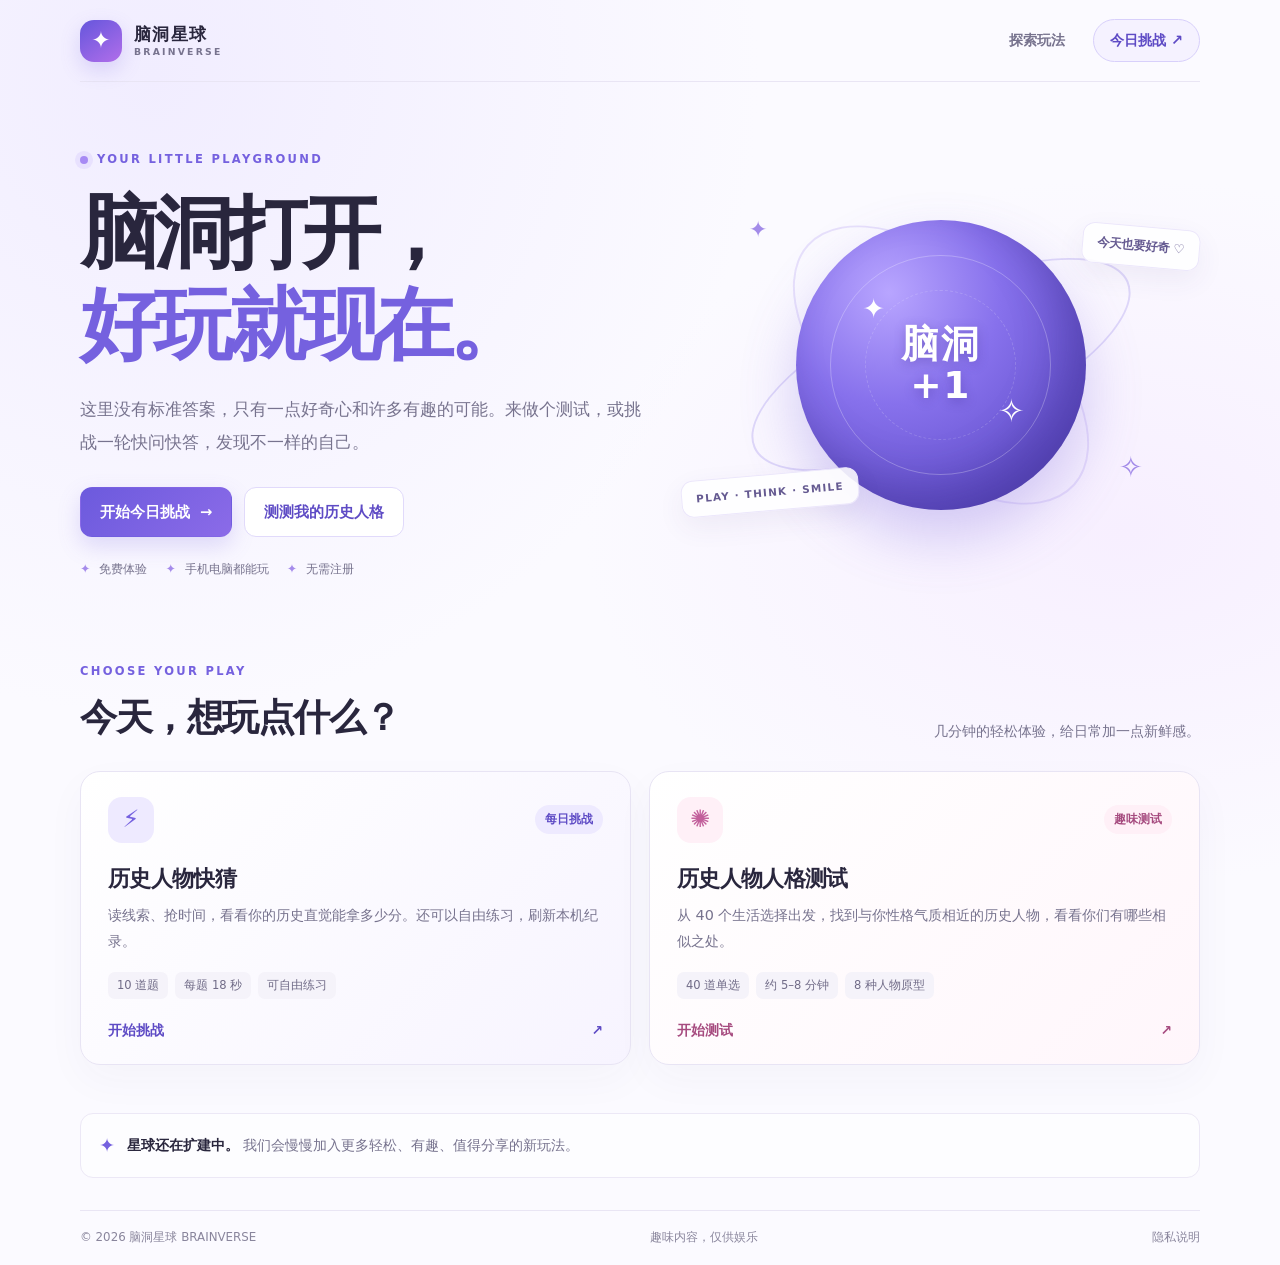
<file: index.html>
<!doctype html>
<html lang="zh-CN">
<head>
  <meta charset="utf-8">
  <meta name="viewport" content="width=device-width, initial-scale=1">
  <meta name="theme-color" content="#f6f4ff">
  <meta name="description" content="脑洞星球 BRAINVERSE，一个轻松有趣的小游戏空间。来挑战历史人物快猜，或发现与你相似的历史人物。">
  <meta property="og:type" content="website">
  <meta property="og:title" content="脑洞星球 BRAINVERSE">
  <meta property="og:description" content="发现有趣的自己，玩出不一样的脑洞。">
  <title>脑洞星球 BRAINVERSE｜发现有趣的自己</title>
  <link rel="icon" type="image/svg+xml" href="favicon.svg">
  <link rel="stylesheet" href="portal.css">
</head>
<body>
  <div class="portal-shell">
    <header class="portal-header wrap">
      <a class="brand" href="index.html" aria-label="脑洞星球首页">
        <span class="brand-mark" aria-hidden="true">✦</span>
        <span class="brand-copy"><strong>脑洞星球</strong><small>BRAINVERSE</small></span>
      </a>
      <nav class="main-nav" aria-label="网站导航">
        <a href="#games">探索玩法</a>
        <a class="nav-cta" href="game.html">今日挑战 <span aria-hidden="true">↗</span></a>
      </nav>
    </header>

    <main>
      <section class="hero wrap" aria-labelledby="hero-title">
        <div class="hero-copy">
          <p class="eyebrow"><span class="eyebrow-dot"></span> YOUR LITTLE PLAYGROUND</p>
          <h1 id="hero-title">脑洞打开，<br><em>好玩就现在。</em></h1>
          <p class="hero-intro">这里没有标准答案，只有一点好奇心和许多有趣的可能。来做个测试，或挑战一轮快问快答，发现不一样的自己。</p>
          <div class="hero-actions">
            <a class="button button-primary" href="game.html">开始今日挑战 <span aria-hidden="true">→</span></a>
            <a class="button button-secondary" href="personality.html">测测我的历史人格</a>
          </div>
          <div class="hero-facts" aria-label="平台特点">
            <span><b>✦</b> 免费体验</span>
            <span><b>✦</b> 手机电脑都能玩</span>
            <span><b>✦</b> 无需注册</span>
          </div>
        </div>
        <div class="hero-art" aria-hidden="true">
          <div class="orbit orbit-one"></div>
          <div class="orbit orbit-two"></div>
          <div class="planet">
            <span class="planet-spark spark-one">✦</span>
            <span class="planet-spark spark-two">✧</span>
            <span class="planet-core">脑洞<br>+1</span>
          </div>
          <span class="float-note note-one">今天也要好奇 ♡</span>
          <span class="float-note note-two">PLAY · THINK · SMILE</span>
          <span class="tiny-star star-one">✦</span>
          <span class="tiny-star star-two">✧</span>
        </div>
      </section>

      <section class="games-section wrap" id="games" aria-labelledby="games-title">
        <div class="section-heading">
          <div>
            <p class="eyebrow">CHOOSE YOUR PLAY</p>
            <h2 id="games-title">今天，想玩点什么？</h2>
          </div>
          <p>几分钟的轻松体验，给日常加一点新鲜感。</p>
        </div>

        <div class="game-grid">
          <a class="game-card card-quiz" href="game.html">
            <div class="card-top">
              <span class="game-icon" aria-hidden="true">⚡</span>
              <span class="card-pill">每日挑战</span>
            </div>
            <h3>历史人物快猜</h3>
            <p>读线索、抢时间，看看你的历史直觉能拿多少分。还可以自由练习，刷新本机纪录。</p>
            <div class="card-meta"><span>10 道题</span><span>每题 18 秒</span><span>可自由练习</span></div>
            <div class="card-link">开始挑战 <span aria-hidden="true">↗</span></div>
          </a>

          <a class="game-card card-personality" href="personality.html">
            <div class="card-top">
              <span class="game-icon" aria-hidden="true">✺</span>
              <span class="card-pill">趣味测试</span>
            </div>
            <h3>历史人物人格测试</h3>
            <p>从 40 个生活选择出发，找到与你性格气质相近的历史人物，看看你们有哪些相似之处。</p>
            <div class="card-meta"><span>40 道单选</span><span>约 5–8 分钟</span><span>8 种人物原型</span></div>
            <div class="card-link">开始测试 <span aria-hidden="true">↗</span></div>
          </a>
        </div>
      </section>

      <section class="bottom-note wrap">
        <span class="note-icon" aria-hidden="true">✦</span>
        <p><strong>星球还在扩建中。</strong> 我们会慢慢加入更多轻松、有趣、值得分享的新玩法。</p>
      </section>
    </main>

    <footer class="portal-footer wrap">
      <span>© 2026 脑洞星球 BRAINVERSE</span>
      <span>趣味内容，仅供娱乐</span>
      <a href="privacy.html">隐私说明</a>
    </footer>
  </div>
</body>
</html>
</file>
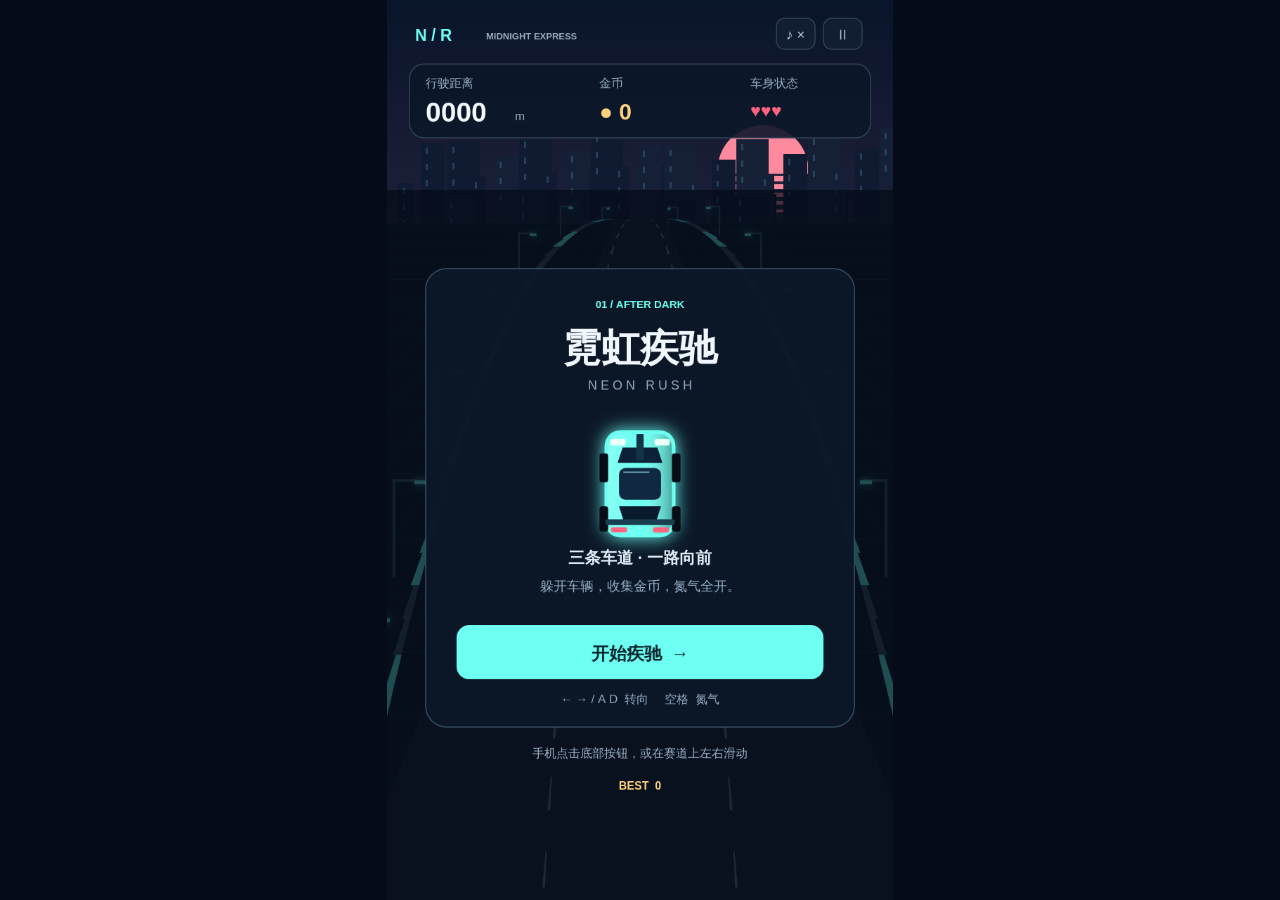
<file: games/neon-rush/index.html>
<!doctype html>
<!-- Built with DSH Game Studio.
MIT License

Copyright (c) 2026 ZSeven—W

Permission is hereby granted, free of charge, to any person obtaining a copy
of this software and associated documentation files (the "Software"), to deal
in the Software without restriction, including without limitation the rights
to use, copy, modify, merge, publish, distribute, sublicense, and/or sell
copies of the Software, and to permit persons to whom the Software is
furnished to do so, subject to the following conditions:

The above copyright notice and this permission notice shall be included in all
copies or substantial portions of the Software.

THE SOFTWARE IS PROVIDED "AS IS", WITHOUT WARRANTY OF ANY KIND, EXPRESS OR
IMPLIED, INCLUDING BUT NOT LIMITED TO THE WARRANTIES OF MERCHANTABILITY,
FITNESS FOR A PARTICULAR PURPOSE AND NONINFRINGEMENT. IN NO EVENT SHALL THE
AUTHORS OR COPYRIGHT HOLDERS BE LIABLE FOR ANY CLAIM, DAMAGES OR OTHER
LIABILITY, WHETHER IN AN ACTION OF CONTRACT, TORT OR OTHERWISE, ARISING FROM,
OUT OF OR IN CONNECTION WITH THE SOFTWARE OR THE USE OR OTHER DEALINGS IN THE
SOFTWARE.
-->
<html lang="zh-CN"><head><meta charset="utf-8">
<meta name="viewport" content="width=device-width,initial-scale=1,maximum-scale=1,user-scalable=no,viewport-fit=cover">
<meta http-equiv="Content-Security-Policy" content="default-src 'none'; img-src data: blob:; media-src data: blob:; font-src data:; style-src 'unsafe-inline'; script-src 'unsafe-inline'; connect-src 'none'; form-action 'none'">
<meta name="description" content="霓虹疾驰：三车道赛车跑酷，躲避车辆、收集金币、氮气加速。手机和电脑都能玩，无需下载。">
<meta name="theme-color" content="#09152a">
<meta property="og:type" content="website">
<meta property="og:title" content="霓虹疾驰 · 来挑战我的赛车纪录">
<meta property="og:description" content="左右切换车道，躲避车辆，收集金币，氮气全开！手机电脑直接玩。">
<meta property="og:url" content="https://zhangq7726-png.github.io/zhangq7726.github.io/games/neon-rush/">
<title>霓虹疾驰</title>
<style>html,body{margin:0;width:100%;height:100%;height:100dvh;overflow:hidden;background:#000;user-select:none;-webkit-user-select:none;-webkit-touch-callout:none;overscroll-behavior:none}canvas{display:block;width:100vw;height:100vh;height:100dvh;touch-action:none;outline:none;-webkit-tap-highlight-color:transparent}</style></head><body><canvas id="game" tabindex="0"></canvas>
<script>window.addEventListener("keydown",function(e){if(e.key==="Escape")try{parent.postMessage({type:"dsh-wall-escape"},"*")}catch(_){}});window.GAME={"title":"霓虹疾驰","rules":{"duration":0,"hearts":3,"baseSpeed":165,"maxSpeed":295},"slots":{"hero":{"tile":false,"custom":false},"enemy":{"tile":false,"custom":false},"pickup":{"tile":false,"custom":false}},"assets":{"hero":"[data-uri]","enemy":"[data-uri]","pickup":"[data-uri]"}};</script>
<script>(function(){
'use strict';
const G=window.GAME||{},R=Object.assign({duration:0,hearts:3,baseSpeed:165,maxSpeed:295},G.rules);
const canvas=document.getElementById('game')||document.body.appendChild(document.createElement('canvas'));
canvas.id='game';canvas.width=720;canvas.height=1280;canvas.tabIndex=0;
Object.assign(document.body.style,{margin:'0',background:'#060b19',overflow:'hidden',height:'100dvh',display:'flex',alignItems:'center',justifyContent:'center'});
Object.assign(canvas.style,{width:'min(100vw,56.25dvh)',height:'min(100dvh,177.777vw)',display:'block',touchAction:'none',outline:'none'});
const c=canvas.getContext('2d'),cyan='#6cfff2',coral='#ff637f',gold='#ffd27d';
let phase='title',paused=false,lane=0,px=0,elapsed=0,distance=0,coins=0,hearts=R.hearts,charge=100,boost=0,inv=0,flash=0;
let objects=[],sparks=[],spawn=.4,scroll=0,last=0,fps=60,best=0,muted=true,audio=null,guard=0;
try{best=Number(localStorage.getItem('neon-rush-best')||0);}catch(e){}
const clamp=(x,a,b)=>Math.min(b,Math.max(a,x));
const speed=()=>Math.min(R.maxSpeed,R.baseSpeed+elapsed*1.6)+(boost>0?85:0);
function sound(freq,dur=.09){if(muted)return;try{audio=audio||new(window.AudioContext||window.webkitAudioContext)();audio.resume();const o=audio.createOscillator(),g=audio.createGain();o.type='triangle';o.frequency.setValueAtTime(freq,audio.currentTime);o.frequency.exponentialRampToValueAtTime(freq*.5,audio.currentTime+dur);g.gain.setValueAtTime(.08,audio.currentTime);g.gain.exponentialRampToValueAtTime(.001,audio.currentTime+dur);o.connect(g);g.connect(audio.destination);o.start();o.stop(audio.currentTime+dur);}catch(e){}}
function start(){phase='playing';paused=false;lane=px=elapsed=distance=coins=boost=inv=flash=scroll=0;hearts=R.hearts;charge=100;objects=[];sparks=[];spawn=.4;guard=0;sound(540);}
function end(won){phase=won?'won':'lost';guard=.6;best=Math.max(best,Math.floor(distance)+coins*50);try{localStorage.setItem('neon-rush-best',best);}catch(e){}sound(won?800:120,.4);}
function move(dir){if(phase==='playing'&&!paused){lane=clamp(lane+dir,-1,1);sound(260,.035);}}
function nitro(){if(phase==='playing'&&!paused&&charge>=35&&boost<=0){boost=2;charge-=35;sound(700,.3);}}
function box(x,y,w,h,r=14,fill='#111b30',stroke=null){c.beginPath();c.roundRect(x,y,w,h,r);if(fill){c.fillStyle=fill;c.fill();}if(stroke){c.strokeStyle=stroke;c.lineWidth=1.5;c.stroke();}}
function text(s,x,y,size=22,col='#fff',align='left',weight=500){c.fillStyle=col;c.textAlign=align;c.font=weight+' '+size+'px -apple-system,BlinkMacSystemFont,"PingFang SC","Microsoft YaHei",sans-serif';c.fillText(s,x,y);}
function poly(points,fill){c.beginPath();points.forEach((p,i)=>i?c.lineTo(...p):c.moveTo(...p));c.closePath();c.fillStyle=fill;c.fill();}
function proj(l,z){return{x:360+l*(28+z*235),y:312+z*z*795,s:.18+z*.85};}
function car(x,y,s,color,hero){c.save();c.translate(x,y);c.scale(s,s);c.shadowColor=hero?cyan:color;c.shadowBlur=hero?26:9;box(-49,-70,98,148,22,color);c.shadowBlur=0;
box(-56,-38,12,40,4,'#070c17');box(44,-38,12,40,4,'#070c17');box(-56,35,12,35,4,'#070c17');box(44,35,12,35,4,'#070c17');
const gr=c.createLinearGradient(-45,0,45,0);gr.addColorStop(0,'#ffffff30');gr.addColorStop(.5,'#ffffff00');gr.addColorStop(1,'#00000055');box(-44,-65,88,138,18,gr);
poly([[-31,-25],[31,-25],[24,-46],[-24,-46]],'#0c2038');box(-29,-18,58,44,9,'#112842');
c.strokeStyle=hero?'#b0fffa88':'#ffffff44';c.lineWidth=2;c.beginPath();c.moveTo(-23,-12);c.lineTo(13,-12);c.stroke();
poly([[-29,35],[29,35],[23,54],[-23,54]],'#0a1b2d');box(-41,-58,21,9,3,'#ecfff8');box(20,-58,21,9,3,'#ecfff8');box(-40,64,22,7,2,coral);box(18,64,22,7,2,coral);
if(hero){box(-48,53,96,8,3,'#183e50');box(-5,-65,10,37,2,'#133446');if(boost>0&&phase==='playing'){poly([[-26,79],[-18,120+Math.random()*45],[-8,79]],cyan);poly([[8,79],[18,120+Math.random()*45],[26,79]],cyan);}}c.restore();}
function coin(x,y,s){c.save();c.translate(x,y);c.scale(s,s);c.shadowColor=gold;c.shadowBlur=18;c.fillStyle=gold;c.beginPath();c.ellipse(0,0,15,21,0,0,7);c.fill();c.shadowBlur=0;c.strokeStyle='#9f641d';c.lineWidth=3;c.beginPath();c.ellipse(0,0,9,15,0,0,7);c.stroke();c.restore();}
function burst(x,y,color){for(let i=0;i<16;i++)sparks.push({x,y,vx:(Math.random()-.5)*550,vy:(Math.random()-.5)*550,life:.65,color});}
function scenery(){const sky=c.createLinearGradient(0,0,0,1280);sky.addColorStop(0,'#09152a');sky.addColorStop(.3,'#24223d');sky.addColorStop(.52,'#0e1830');sky.addColorStop(1,'#07101e');c.fillStyle=sky;c.fillRect(0,0,720,1280);
c.fillStyle='#ff8a9d';c.beginPath();c.arc(535,243,65,0,Math.PI*2);c.fill();for(let i=0;i<6;i++){c.fillStyle='#24223d';c.fillRect(462,247+i*11,150,3+i);}
for(let i=0;i<40;i++){let x=(i*137+19)%720,h=30+(i*37)%107;c.fillStyle=i%2?'#101a30':'#152036';c.fillRect(x,318-h,22+(i%3)*12,h);c.fillStyle='#57a8bb44';for(let j=0;j<3;j++)c.fillRect(x+7,325-h+j*23,3,9);}
poly([[0,317],[720,317],[720,1280],[0,1280]],'#0a1725');for(let i=-8;i<=8;i++){c.strokeStyle='#23405355';c.beginPath();c.moveTo(360+i*19,313);c.lineTo(360+i*165,1280);c.stroke();}
for(let i=0;i<18;i++){let z=(i/18+scroll*.06)%1,y=312+z*z*968;c.strokeStyle='#2c536744';c.beginPath();c.moveTo(0,y);c.lineTo(720,y);c.stroke();}
poly([[323,312],[397,312],[775,1280],[-55,1280]],'#162134');
for(let i=0;i<30;i++){let a=i/30,b=(i+1)/30,wa=37+a*378,wb=37+b*378,ya=312+a*a*968,yb=312+b*b*968,col=(Math.floor(i+scroll*3)%4)<2?'#64f9ea':'#385064';poly([[360-wa-8,ya],[360-wa,ya],[360-wb,yb],[360-wb-12,yb]],col);poly([[360+wa,ya],[360+wa+8,ya],[360+wb+12,yb],[360+wb,yb]],col);}
for(let i=0;i<17;i++){let z=(i/17+scroll*.07)%1,z2=Math.min(1,z+.027),w1=37+z*378,w2=37+z2*378;for(const l of [-1,1])poly([[360+l*w1/3-1,312+z*z*968],[360+l*w1/3+1,312+z*z*968],[360+l*w2/3+2,312+z2*z2*968],[360+l*w2/3-2,312+z2*z2*968]],'#b7d0de77');}
for(let i=0;i<7;i++){let z=(i/7+scroll*.035)%1,y=312+z*z*968,w=49+z*415,h=15+z*170;for(const side of [-1,1]){let x=360+side*w;c.strokeStyle='#355366';c.lineWidth=2+z*3;c.beginPath();c.moveTo(x,y);c.lineTo(x,y-h);c.lineTo(x-side*(10+z*32),y-h);c.stroke();c.fillStyle=cyan;c.shadowColor=cyan;c.shadowBlur=12;c.fillRect(x-side*(10+z*32)-4,y-h,18*z+4,3+z*3);c.shadowBlur=0;}}
if(boost>0&&phase==='playing'){c.strokeStyle='#6cfff244';for(let i=0;i<14;i++){let x=i*191%720,y=(i*123+scroll*600)%1280;c.beginPath();c.moveTo(x,y);c.lineTo(x+(x-360)*.13,y+70);c.stroke();}}}
function hud(){text('N / R',40,58,23,cyan,'left',800);text('MIDNIGHT EXPRESS',141,56,13,'#9aabbf','left',600);box(554,26,55,44,12,'#111e32','#344358');text(muted?'♪ ×':'♪',581,56,20,'#b7cbdc','center');box(621,26,55,44,12,'#111e32','#344358');text(paused?'▶':'Ⅱ',648,56,19,'#b7cbdc','center');
box(32,91,656,105,21,'#0c1728e6','#344257');text('行驶距离',55,124,17,'#96adc1');text(String(Math.floor(distance)).padStart(4,'0'),55,173,39,'#f1f8ff','left',700);text('m',182,171,17,'#96adc1');text('金币',302,124,17,'#96adc1');text('● '+coins,302,170,32,gold,'left',700);text('车身状态',517,124,17,'#96adc1');text('♥'.repeat(Math.max(0,hearts))+'♡'.repeat(Math.max(0,R.hearts-hearts)),517,166,25,coral);
if(phase==='playing'){text('STAGE '+String(1+Math.floor(distance/1000)).padStart(2,'0'),37,236,15,cyan,'left',700);text(boost>0?'NITRO / 氮气加速':'夜色正好，保持疾驰',684,236,15,boost>0?cyan:'#8ba3b9','right');box(32,1105,656,140,24,'#0b1729ed','#344257');text(Math.round(speed()),59,1160,38,'#f4f8ff','left',700);text('KM/H',61,1193,14,'#8ba3b9');box(207,1132,88,84,18,'#203349','#496275');text('‹',251,1187,49,'#d7e7ef','center');box(313,1132,88,84,18,'#203349','#496275');text('›',357,1187,49,'#d7e7ef','center');box(432,1132,226,84,18,boost>0?cyan:charge>=35?'#173e47':'#182739',cyan);text(boost>0?'疾驰中 ⚡':'氮气加速',545,1169,22,boost>0?'#09262d':cyan,'center',700);box(458,1186,174,5,3,'#ffffff22');box(458,1186,Math.max(1,174*charge/100),5,3,cyan);}}
function overlay(){const title=phase==='title',ending=phase==='lost'||phase==='won';if(!title&&!ending&&!paused)return;c.fillStyle='#050c18b8';c.fillRect(0,270,720,1010);box(55,382,610,title?652:587,30,'#0c1728f5','#3d536a');text(title?'01 / AFTER DARK':paused?'PIT STOP':'RUN COMPLETE',360,438,15,cyan,'center',700);text(title?'霓虹疾驰':paused?'休息一下':phase==='won'?'挑战完成':'旅途结束',360,514,55,'#f0f7ff','center',800);text(title?'N E O N   R U S H':paused?'准备好，就继续上路。':'每一次出发，都会更远。',360,554,18,'#93abc2','center');
if(title){car(360,684,1.03,cyan,true);text('三条车道 · 一路向前',360,801,23,'#e0edf7','center',600);text('躲开车辆，收集金币，氮气全开。',360,840,19,'#93abc2','center');}else if(ending){text(String(Math.floor(distance)+coins*50),360,661,64,cyan,'center',700);text('本次得分',360,701,18,'#93abc2','center');text(Math.floor(distance)+' m   /   '+coins+' 金币',360,758,25,'#edf5fc','center');text('最佳纪录  '+best,360,807,19,gold,'center');}else{car(360,700,1,cyan,true);text('左右方向键 / A、D 切换车道',360,818,20,'#93abc2','center');}
let by=title?889:866;box(99,by,522,77,18,cyan);text(title?'开始疾驰  →':paused?'继续旅程  →':'再跑一次  →',360,by+49,25,'#08272f','center',800);if(title){text('← → / A D  转向     空格  氮气',360,1000,17,'#93abc2','center');text('手机点击底部按钮，或在赛道上左右滑动',360,1077,17,'#9ab0c5','center');text('BEST  '+best,360,1123,16,gold,'center',700);}}
function update(dt){guard=Math.max(0,guard-dt);if(phase!=='playing'||paused){if(phase==='title')scroll+=dt*.25;return;}elapsed+=dt;distance+=speed()/3.6*dt;scroll+=dt*speed()/165;boost=Math.max(0,boost-dt);inv=Math.max(0,inv-dt);flash=Math.max(0,flash-dt);charge=clamp(charge+dt*5,0,100);px+=(lane-px)*Math.min(1,dt*13);spawn-=dt;const v=.18+Math.min(.13,elapsed*.0015)+(boost>0?.1:0);
if(spawn<=0){spawn=Math.max(.78,1.5-elapsed*.007);let blocked=Math.floor(Math.random()*3)-1;objects.push({type:'car',lane:blocked,z:-.05,color:['#ff7189','#a493ef','#e9b97b'][Math.floor(Math.random()*3)]});if(elapsed>18&&Math.random()<.35)objects.push({type:'car',lane:blocked===1?-1:blocked+1,z:-.05,color:'#94adc8'});const safe=[-1,0,1].filter(l=>!objects.some(o=>o.type==='car'&&o.z<.02&&o.lane===l));if(safe.length){let cl=safe[Math.floor(Math.random()*safe.length)];for(let j=0;j<3;j++)objects.push({type:'coin',lane:cl,z:-.18-j*.09});}}
for(const o of objects){o.z+=dt*v;if(!o.hit&&o.z>.82&&o.z<.96&&Math.abs(o.lane-px)<.46){if(o.type==='coin'){o.hit=true;coins++;charge=clamp(charge+2,0,100);let p=proj(o.lane,.9);burst(p.x,p.y,gold);sound(980);}else if(inv<=0){o.hit=true;hearts--;inv=2;flash=.28;boost=0;burst(proj(px,.9).x,proj(px,.9).y,coral);sound(100,.3);if(hearts<=0){end(false);break;}}}}
objects=objects.filter(o=>o.z<1.18&&!o.hit);for(const p of sparks){p.life-=dt;p.x+=p.vx*dt;p.y+=p.vy*dt;}sparks=sparks.filter(p=>p.life>0);if(R.duration>0&&elapsed>=R.duration&&phase==='playing')end(true);}
function draw(){scenery();for(const o of [...objects].sort((a,b)=>a.z-b.z)){if(o.z<0)continue;let p=proj(o.lane,o.z);if(o.type==='car')car(p.x,p.y,p.s,o.color,false);else coin(p.x,p.y,p.s);}if(phase==='playing'&&!(inv>0&&Math.floor(inv*12)%2)){let p=proj(px,.9);car(p.x,p.y,p.s,cyan,true);}for(const p of sparks){c.globalAlpha=clamp(p.life/.65,0,1);c.fillStyle=p.color;c.fillRect(p.x,p.y,5,8);}c.globalAlpha=1;if(flash>0){c.fillStyle='#ff536c55';c.fillRect(0,0,720,1280);}hud();overlay();}
function frame(t){let dt=Math.min(.04,(t-last)/1000||.016);last=t;fps=fps*.95+(1/dt)*.05;update(dt);draw();requestAnimationFrame(frame);}
window.addEventListener('keydown',e=>{if(['ArrowLeft','ArrowRight','ArrowUp','ArrowDown',' ','Enter'].includes(e.key))e.preventDefault();if(e.repeat)return;if(e.key.toLowerCase()==='m'){muted=!muted;return;}if(e.key.toLowerCase()==='p'||e.key==='Escape'){if(phase==='playing')paused=!paused;return;}if(phase!=='playing'){if((e.key==='Enter'||e.key===' ')&&guard<=0)start();return;}if(e.key==='Enter'&&paused){paused=false;return;}if(e.key==='ArrowLeft'||e.key.toLowerCase()==='a')move(-1);if(e.key==='ArrowRight'||e.key.toLowerCase()==='d')move(1);if(e.key===' ')nitro();});
let down=null;function point(e){let r=canvas.getBoundingClientRect();return{x:(e.clientX-r.left)*720/r.width,y:(e.clientY-r.top)*1280/r.height};}
canvas.addEventListener('pointerdown',e=>{e.preventDefault();canvas.focus();let p=point(e);down={...p,handled:false};canvas.setPointerCapture(e.pointerId);if(p.y<85&&p.x>550){if(p.x<615)muted=!muted;else if(phase==='playing')paused=!paused;down.handled=true;return;}if(phase!=='playing'){if(guard<=0)start();down.handled=true;return;}if(paused){paused=false;down.handled=true;return;}if(p.y>1105){if(p.x>=432)nitro();else if(p.x>=313)move(1);else if(p.x>=207)move(-1);down.handled=true;}});
canvas.addEventListener('pointerup',e=>{if(!down)return;let p=point(e);if(!down.handled&&phase==='playing'&&!paused){if(Math.abs(p.x-down.x)>35)move(p.x>down.x?1:-1);else if(p.y<1105)move(p.x<360?-1:1);}down=null;});canvas.addEventListener('pointercancel',()=>{down=null;});document.addEventListener('visibilitychange',()=>{if(document.hidden&&phase==='playing')paused=true;});
window.__gameState=()=>({phase,score:Math.floor(distance)+coins*50,hearts,time:R.duration>0?Math.max(0,R.duration-elapsed):elapsed,fps:Math.round(fps),heroOnScreen:true,hero:{x:proj(px,.9).x,y:proj(px,.9).y},world:{w:720,h:1280},distance:Math.floor(distance),coins,lane,paused,charge:Math.round(charge),boost,speed:Math.round(speed()),enemies:objects.filter(o=>o.type==='car').map(o=>({...o,...proj(o.lane,o.z)})),pickups:objects.filter(o=>o.type==='coin').map(o=>({...o,...proj(o.lane,o.z)}))});
// Autopilot invokes the same controls as the player; no collision or score shortcuts.
window.__autoplay=()=>{if(phase!=='playing'||paused)return;const risk=l=>objects.filter(o=>o.type==='car'&&o.lane===l&&o.z>.42&&o.z<1.06).reduce((n,o)=>n+Math.max(0,1-Math.abs(.9-o.z))*100,0);let choices=[-1,0,1].filter(l=>Math.abs(l-lane)<=1).sort((a,b)=>(risk(a)+Math.abs(a-lane)*8)-(risk(b)+Math.abs(b-lane)*8));let target=choices[0];if(risk(lane)>0&&target!==lane)move(Math.sign(target-lane));if(charge>80&&objects.every(o=>o.type!=='car'||o.lane!==lane||o.z<.3))nitro();};
window.__renderSlots=(size)=>{const out={},snapshot=c.getImageData(0,0,720,1280);for(const key of ['hero','enemy','pickup']){c.clearRect(0,0,720,1280);if(key==='pickup')coin(128,128,3.5);else car(128,128,1.2,key==='hero'?cyan:coral,key==='hero');let oc=document.createElement('canvas');oc.width=oc.height=size;oc.getContext('2d').drawImage(canvas,0,0,256,256,0,0,size,size);out[key]=oc.toDataURL('image/png');}c.putImageData(snapshot,0,0);return out;};
requestAnimationFrame(frame);
})();
</script>
</body></html>
</file>
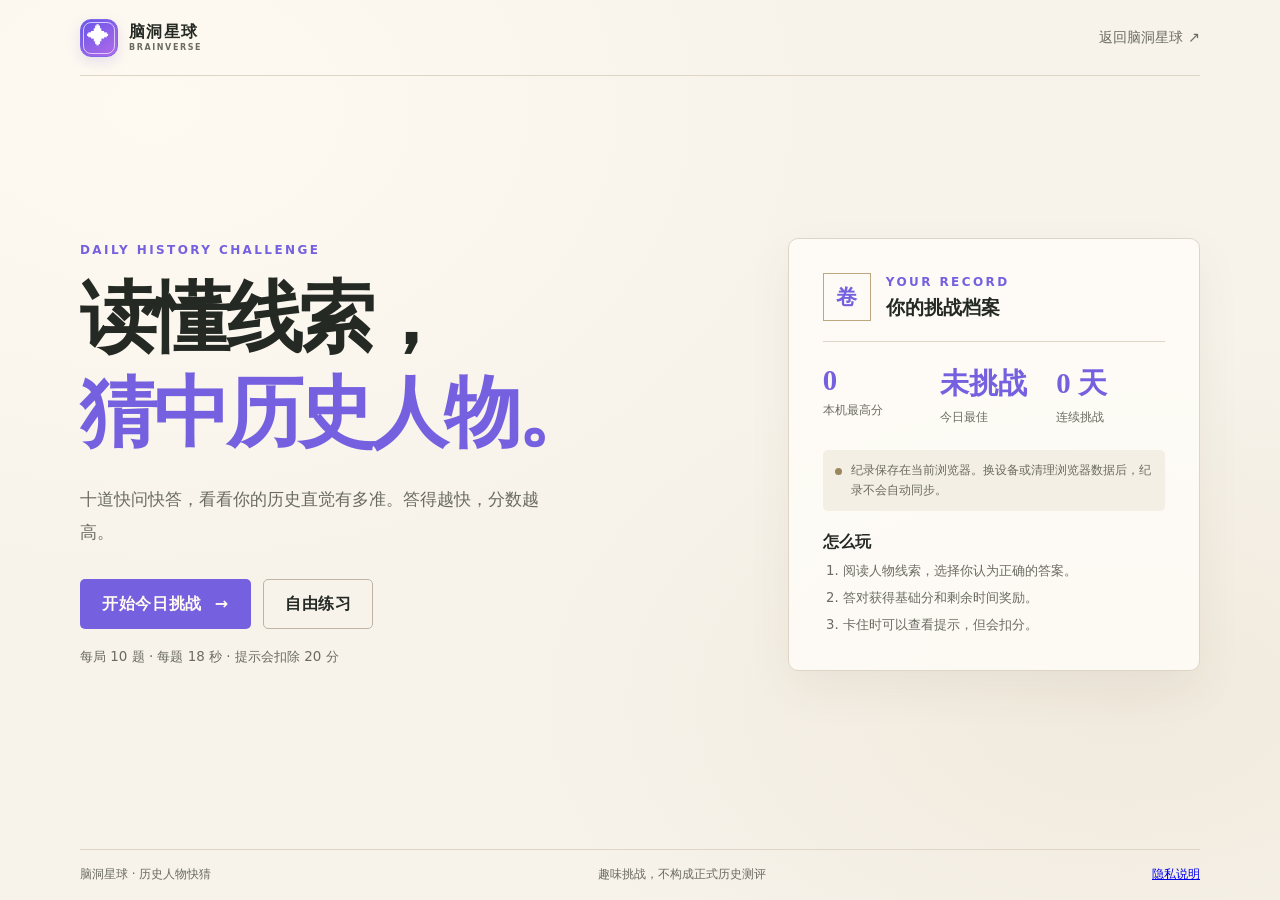
<file: game.html>
<!doctype html>
<html lang="zh-CN">
<head>
  <meta charset="utf-8">
  <meta name="viewport" content="width=device-width, initial-scale=1">
  <meta name="theme-color" content="#f7f3eb">
  <meta name="description" content="限时挑战历史人物快猜，读线索、抢时间、刷新你的本机纪录。">
  <title>历史人物快猜｜脑洞星球</title>
  <link rel="icon" type="image/svg+xml" href="favicon.svg">
  <link rel="stylesheet" href="game.css">
</head>
<body>
  <div class="game-shell">
    <header class="game-header">
      <a class="brand" href="index.html"><span class="brand-mark">✦</span><span class="brand-copy"><span class="brand-name">脑洞星球</span><small class="brand-subtitle">BRAINVERSE</small></span></a>
      <a class="back-link" href="index.html">返回脑洞星球 <span aria-hidden="true">↗</span></a>
    </header>

    <main class="game-main">
      <section class="screen home-screen" id="screen-home" aria-labelledby="home-title">
        <div class="hero-copy">
          <p class="eyebrow">DAILY HISTORY CHALLENGE</p>
          <h1 id="home-title">读懂线索，<br><em>猜中历史人物。</em></h1>
          <p class="hero-intro">十道快问快答，看看你的历史直觉有多准。答得越快，分数越高。</p>
          <div class="mode-actions">
            <button class="button primary-button" id="start-daily" type="button">开始今日挑战 <span aria-hidden="true">→</span></button>
            <button class="button secondary-button" id="start-practice" type="button">自由练习</button>
          </div>
          <p class="micro-copy">每局 10 题 · 每题 18 秒 · 提示会扣除 20 分</p>
        </div>

        <aside class="record-panel" aria-label="本机挑战纪录">
          <div class="record-heading">
            <span class="record-icon" aria-hidden="true">卷</span>
            <div><p class="eyebrow">YOUR RECORD</p><h2>你的挑战档案</h2></div>
          </div>
          <div class="record-grid">
            <div><strong id="best-score">0</strong><span>本机最高分</span></div>
            <div><strong id="daily-score">未挑战</strong><span>今日最佳</span></div>
            <div><strong id="streak-count">0 天</strong><span>连续挑战</span></div>
          </div>
          <div class="record-note">
            <span class="dot"></span>
            <p>纪录保存在当前浏览器。换设备或清理浏览器数据后，纪录不会自动同步。</p>
          </div>
          <div class="rules">
            <h3>怎么玩</h3>
            <ol>
              <li>阅读人物线索，选择你认为正确的答案。</li>
              <li>答对获得基础分和剩余时间奖励。</li>
              <li>卡住时可以查看提示，但会扣分。</li>
            </ol>
          </div>
        </aside>
      </section>

      <section class="screen play-screen" id="screen-play" hidden aria-labelledby="question-title">
        <div class="play-heading">
          <div><p class="eyebrow" id="mode-label">TODAY'S CHALLENGE</p><h1>人物快猜</h1></div>
          <button class="text-button" id="quit-button" type="button">退出本局</button>
        </div>
        <div class="play-stats">
          <div><span>题目</span><strong id="round-label">1 / 10</strong></div>
          <div><span>当前得分</span><strong id="score-value">0</strong></div>
          <div class="timer-stat"><span>剩余时间</span><strong id="timer-value">18</strong></div>
        </div>
        <div class="progress-track" aria-label="答题进度"><div class="progress-fill" id="progress-fill"></div></div>

        <article class="question-card">
          <div class="question-kicker"><span>CLUE</span><span id="question-number">NO. 01</span></div>
          <h2 id="question-title">根据线索，猜猜这位历史人物是谁？</h2>
          <p class="clue-text" id="clue-text"></p>
          <button class="hint-button" id="hint-button" type="button">查看提示 <span>−20 分</span></button>
          <p class="hint-text" id="hint-text" hidden></p>
          <div class="answer-grid" id="answer-options" aria-label="选择答案"></div>

          <div class="feedback-panel" id="feedback-panel" hidden aria-live="polite">
            <strong id="feedback-title"></strong>
            <p id="feedback-detail"></p>
            <button class="button primary-button next-button" id="next-button" type="button">下一题</button>
          </div>
        </article>
        <p class="play-footnote">答题结果仅用于本局趣味挑战，不代表历史知识水平测评。</p>
      </section>

      <section class="screen result-screen" id="screen-result" hidden aria-labelledby="result-title">
        <p class="eyebrow">CHALLENGE COMPLETE</p>
        <h1 id="result-title">这一卷，你答得不错。</h1>
        <p class="result-subtitle" id="result-subtitle"></p>
        <div class="score-card">
          <span>本局得分</span>
          <strong id="final-score">0</strong>
          <em id="rank-label">线索猎手</em>
        </div>
        <div class="result-stats">
          <div><strong id="correct-count">0 / 10</strong><span>答对题数</span></div>
          <div><strong id="accuracy-rate">0%</strong><span>正确率</span></div>
          <div><strong id="best-result">0</strong><span>本机最高分</span></div>
        </div>
        <div class="result-actions">
          <button class="button primary-button" id="share-button" type="button">分享成绩</button>
          <button class="button secondary-button" id="replay-button" type="button">再玩一局</button>
          <button class="button text-button" id="home-button" type="button">返回首页</button>
        </div>
        <p class="share-status" id="share-status" aria-live="polite"></p>
        <p class="result-disclaimer">当前为免费体验版。成绩保存在本机，暂不包含跨设备排行榜、广告或付费功能。</p>
      </section>
    </main>

    <footer class="game-footer">
      <span>脑洞星球 · 历史人物快猜</span>
      <span>趣味挑战，不构成正式历史测评</span>
      <a href="privacy.html">隐私说明</a>
    </footer>
  </div>
  <script src="game-data.js"></script>
  <script src="game.js"></script>
</body>
</html>
</file>
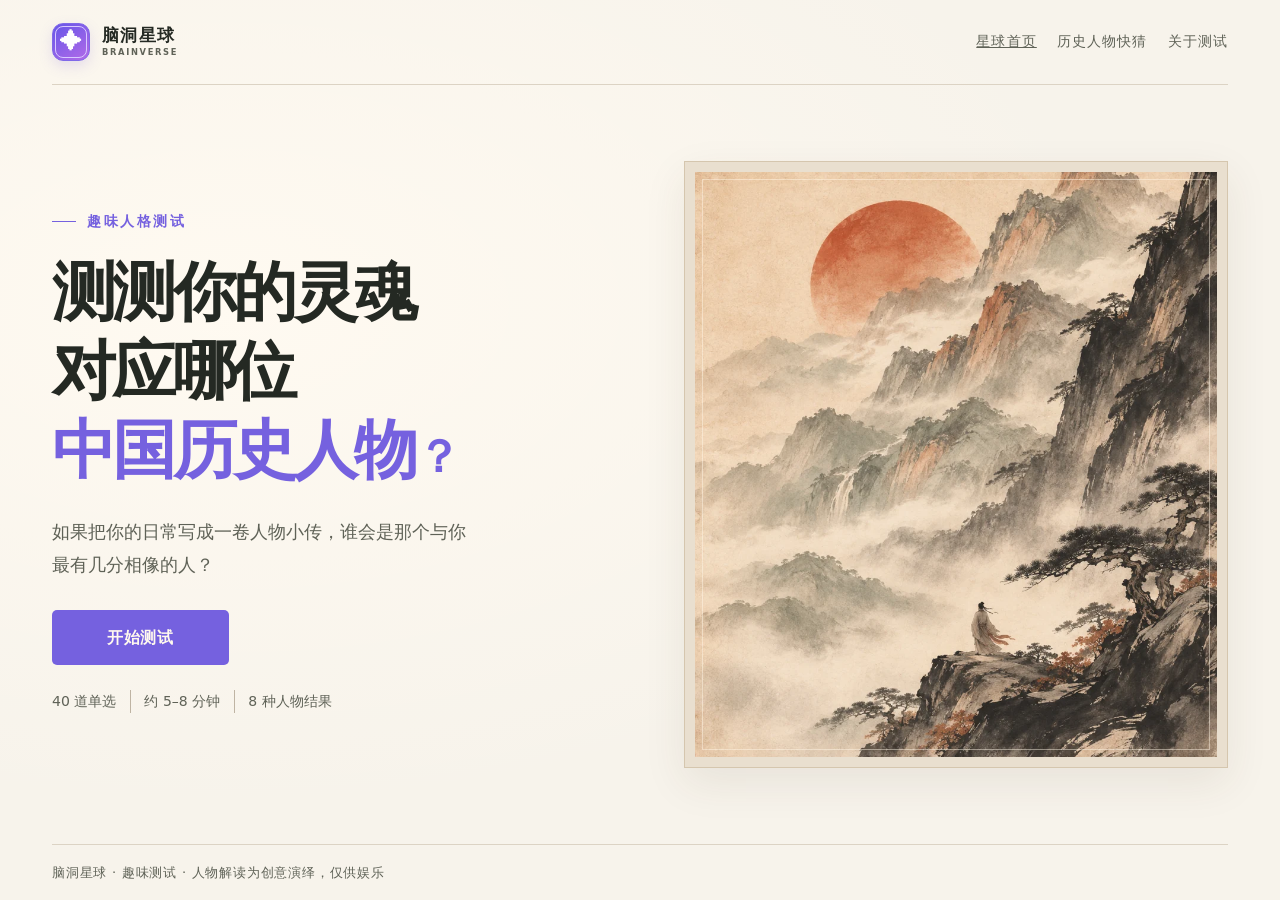
<file: personality.html>
<!doctype html>
<html lang="zh-CN">
<head>
  <meta charset="utf-8">
  <meta name="viewport" content="width=device-width, initial-scale=1">
  <meta name="theme-color" content="#f7f3eb">
  <meta name="description" content="通过 40 道日常选择，发现与你性格气质相近的中国历史人物。">
  <title>历史人物人格测试｜脑洞星球</title>
  <link rel="icon" type="image/svg+xml" href="favicon.svg">
  <link rel="stylesheet" href="styles.css">
</head>
<body>
  <div class="site">
    <header class="site-header wrap">
      <button class="brand" type="button" id="brand" aria-label="脑洞星球，返回首页">
        <span class="brand-mark" aria-hidden="true">✦</span>
        <span class="brand-copy"><span class="brand-name">脑洞星球</span><small class="brand-subtitle">BRAINVERSE</small></span>
      </button>
      <nav class="header-actions" aria-label="更多玩法">
        <a class="text-button" href="index.html">星球首页</a>
        <a class="text-button game-link" href="game.html">历史人物快猜</a>
        <button class="text-button about-button" type="button" id="about-open">关于测试</button>
      </nav>
    </header>

    <main class="wrap">
      <section class="home enter" id="home" aria-labelledby="home-title">
        <div class="home-copy">
          <p class="eyebrow">趣味人格测试</p>
          <h1 id="home-title" tabindex="-1">测测你的灵魂<br>对应哪位<br><em>中国历史人物</em><span class="title-stop" aria-hidden="true">？</span></h1>
          <p class="intro">如果把你的日常写成一卷人物小传，谁会是那个与你最有几分相像的人？</p>
          <button class="button primary start-button" type="button" id="start">开始测试</button>
          <div class="test-facts" aria-label="测试规格">
            <span>40 道单选</span><span>约 5–8 分钟</span><span>8 种人物结果</span>
          </div>
        </div>
        <figure class="hero-art">
          <div class="art-mount">
            <img class="art-image" id="landscape" src="landscape.webp" width="880" height="1100" alt="朱红日轮下的水墨群山和立于崖边的行人" decoding="async">
            <span class="art-border" aria-hidden="true"></span>
          </div>
        </figure>
      </section>

      <section class="quiz" id="quiz" aria-labelledby="question-title" hidden>
        <div class="progress-area">
          <div class="progress-caption">
            <span class="topic" id="topic"></span>
            <span class="progress-text" id="progress-text"></span>
          </div>
          <progress id="progress" aria-label="答题进度" max="40" value="0"></progress>
        </div>
        <div class="question-card" id="question-card">
          <p class="question-count" id="question-count"></p>
          <h1 id="question-title" tabindex="-1"></h1>
          <fieldset class="options" id="options" aria-labelledby="question-title"></fieldset>
        </div>
        <div class="quiz-actions">
          <button class="button secondary" id="previous" type="button">上一题</button>
          <button class="button primary" id="next" type="button" disabled>下一题</button>
        </div>
      </section>

      <section class="result" id="result" aria-labelledby="result-title" hidden>
        <article class="share-card" id="share-card" aria-label="可截图分享的人物卡">
          <div class="share-frame">
            <header class="share-head"><span>脑洞星球</span><span>我的测试结果</span></header>
            <div class="poster-body">
              <p class="poster-label">我的灵魂对应</p>
              <h1 id="result-title" tabindex="-1"></h1>
              <p class="poster-role" id="result-role"></p>
              <span class="result-seal" id="result-seal" aria-hidden="true"></span>
            </div>
            <p class="poster-quote" id="result-quote"></p>
            <ul class="tag-list" id="poster-tags" aria-label="人物特质"></ul>
            <div class="poster-landscape" aria-hidden="true"></div>
            <footer class="share-foot"><span>脑洞星球 · 发现有趣的自己</span></footer>
          </div>
        </article>
        <div class="result-details">
          <p class="eyebrow">人物解读</p>
          <h2>你们有哪些相似之处？</h2>
          <dl class="reading">
            <div><dt>性格特点</dt><dd><ul class="tag-list" id="result-tags"></ul></dd></div>
            <div><dt>匹配理由</dt><dd id="result-reason"></dd></div>
            <div><dt>隐藏优势</dt><dd id="result-strength"></dd></div>
            <div><dt>趣味彩蛋</dt><dd id="result-egg"></dd></div>
          </dl>
          <div class="result-actions">
            <button class="button primary" id="save-poster" type="button">保存分享卡</button>
            <button class="button secondary" id="retake" type="button">重新测试</button>
          </div>
          <p class="notice" id="save-status" aria-live="polite"></p>
        </div>
      </section>
      <noscript><p class="notice">请在支持 JavaScript 的浏览器中打开网页，并启用 JavaScript 后开始测试。</p></noscript>
    </main>

    <footer class="site-footer wrap">
      <p>脑洞星球 · 趣味测试 · 人物解读为创意演绎，仅供娱乐</p>
    </footer>
  </div>

  <dialog id="about" aria-labelledby="about-title">
    <form method="dialog">
      <h2 id="about-title">关于这份测试</h2>
      <p>40 道题覆盖日常习惯、处事方式、社交模式、情绪反应和兴趣偏好。每道题选最接近你平时做法的一项即可。</p>
      <p>系统按八项性格倾向累计选择，再对照人物原型的核心与辅助特质匹配结果。人物解读为创意演绎，供娱乐使用。答案仅用于当前页面的本地计算。</p>
      <button class="button primary" type="submit" autofocus>知道了</button>
    </form>
  </dialog>
  <dialog id="poster-preview" class="image-dialog" aria-label="分享卡图片">
    <form method="dialog">
      <p>下载 PNG，或长按图片保存</p>
      <img id="preview-image" alt="你的历史人物分享卡">
      <div class="preview-actions">
        <a class="button primary" id="poster-download" download>下载 PNG</a>
        <button class="button secondary" type="submit" autofocus>关闭</button>
      </div>
    </form>
  </dialog>
  <script src="questions.js"></script>
  <script src="profiles.js"></script>
  <script src="app.js"></script>
</body>
</html>
</file>
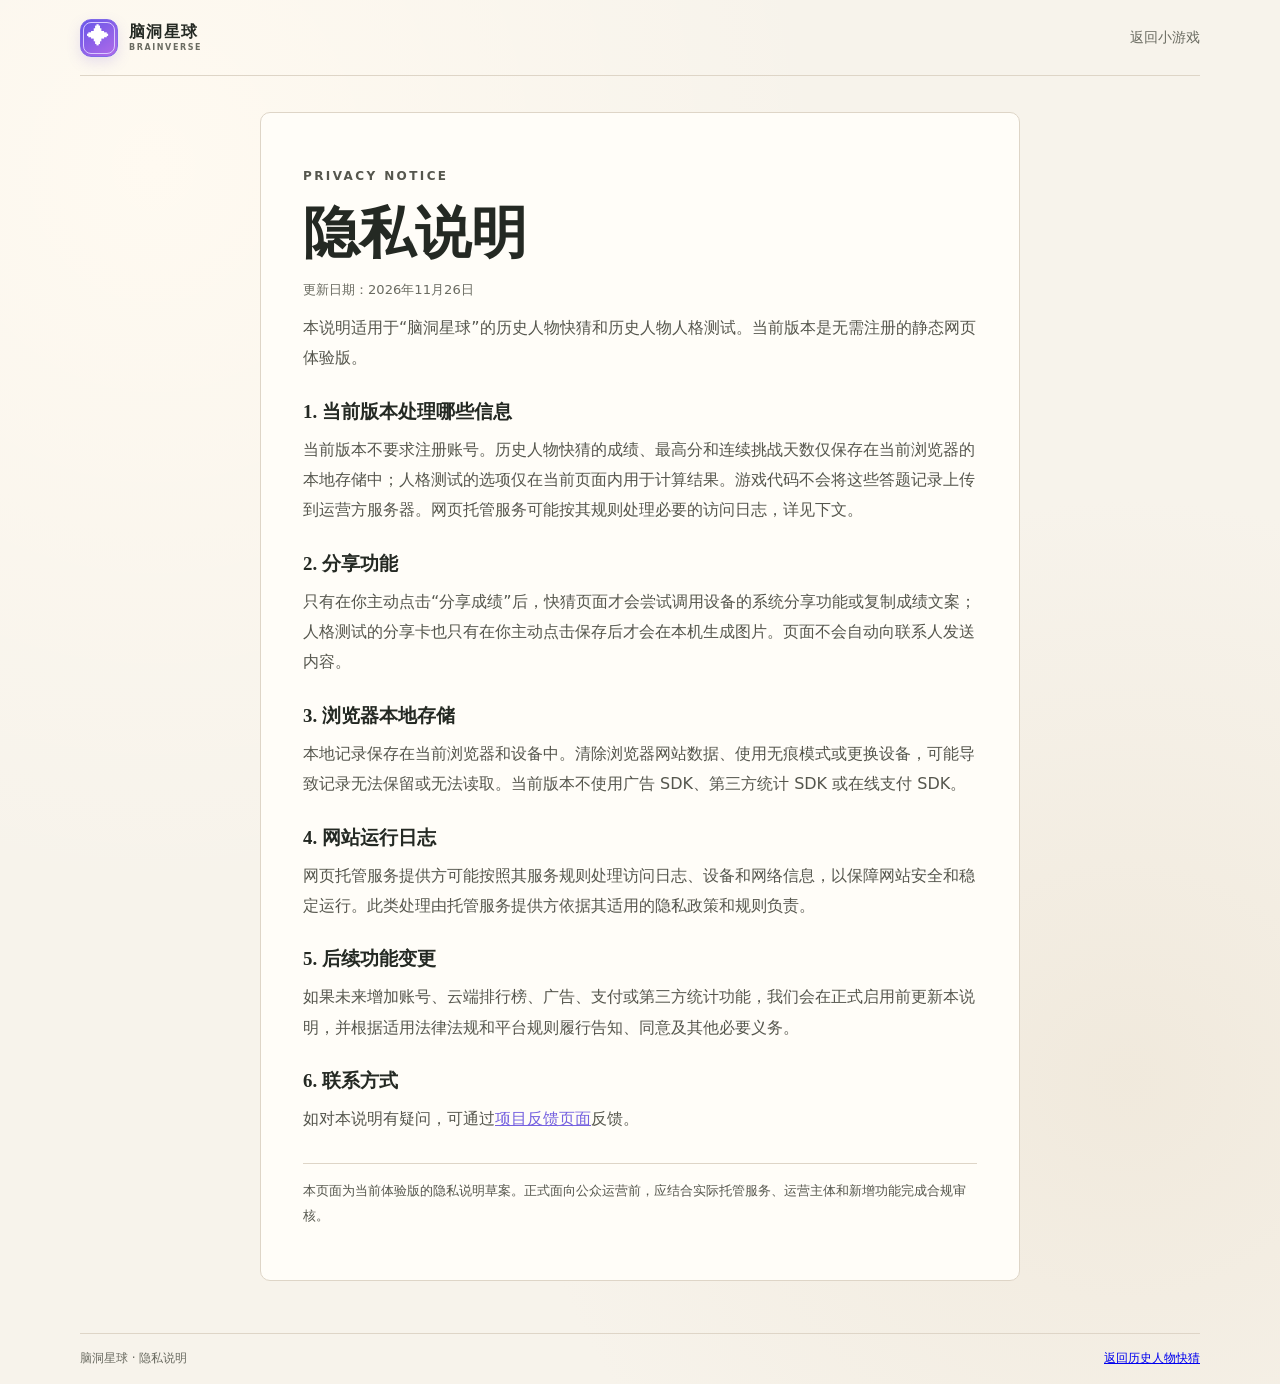
<file: privacy.html>
<!doctype html>
<html lang="zh-CN">
<head>
  <meta charset="utf-8">
  <meta name="viewport" content="width=device-width, initial-scale=1">
  <meta name="theme-color" content="#f7f3eb">
  <meta name="description" content="脑洞星球小游戏隐私说明。">
  <title>隐私说明｜脑洞星球</title>
  <link rel="icon" type="image/svg+xml" href="favicon.svg">
  <link rel="stylesheet" href="game.css">
</head>
<body>
  <div class="game-shell">
    <header class="game-header">
      <a class="brand" href="index.html"><span class="brand-mark">✦</span><span class="brand-copy"><span class="brand-name">脑洞星球</span><small class="brand-subtitle">BRAINVERSE</small></span></a>
      <a class="back-link" href="game.html">返回小游戏</a>
    </header>
    <main class="game-main">
      <article class="policy-screen">
        <p class="eyebrow">PRIVACY NOTICE</p>
        <h1>隐私说明</h1>
        <p class="policy-updated">更新日期：2026年11月26日</p>
        <p>本说明适用于“脑洞星球”的历史人物快猜和历史人物人格测试。当前版本是无需注册的静态网页体验版。</p>
        <h2>1. 当前版本处理哪些信息</h2>
        <p>当前版本不要求注册账号。历史人物快猜的成绩、最高分和连续挑战天数仅保存在当前浏览器的本地存储中；人格测试的选项仅在当前页面内用于计算结果。游戏代码不会将这些答题记录上传到运营方服务器。网页托管服务可能按其规则处理必要的访问日志，详见下文。</p>
        <h2>2. 分享功能</h2>
        <p>只有在你主动点击“分享成绩”后，快猜页面才会尝试调用设备的系统分享功能或复制成绩文案；人格测试的分享卡也只有在你主动点击保存后才会在本机生成图片。页面不会自动向联系人发送内容。</p>
        <h2>3. 浏览器本地存储</h2>
        <p>本地记录保存在当前浏览器和设备中。清除浏览器网站数据、使用无痕模式或更换设备，可能导致记录无法保留或无法读取。当前版本不使用广告 SDK、第三方统计 SDK 或在线支付 SDK。</p>
        <h2>4. 网站运行日志</h2>
        <p>网页托管服务提供方可能按照其服务规则处理访问日志、设备和网络信息，以保障网站安全和稳定运行。此类处理由托管服务提供方依据其适用的隐私政策和规则负责。</p>
        <h2>5. 后续功能变更</h2>
        <p>如果未来增加账号、云端排行榜、广告、支付或第三方统计功能，我们会在正式启用前更新本说明，并根据适用法律法规和平台规则履行告知、同意及其他必要义务。</p>
        <h2>6. 联系方式</h2>
        <p>如对本说明有疑问，可通过<a href="https://github.com/zhangq7726-png/zhangq7726.github.io/issues">项目反馈页面</a>反馈。</p>
        <p class="policy-footnote">本页面为当前体验版的隐私说明草案。正式面向公众运营前，应结合实际托管服务、运营主体和新增功能完成合规审核。</p>
      </article>
    </main>
    <footer class="game-footer">
      <span>脑洞星球 · 隐私说明</span>
      <a href="game.html">返回历史人物快猜</a>
    </footer>
  </div>
</body>
</html>
</file>
<file: portal.css>
:root {
  color-scheme: light;
  --ink: #29263d;
  --muted: #77738e;
  --purple: #7561df;
  --purple-dark: #5e4bc5;
  --lavender: #eeeaff;
  --line: #e8e4f4;
  --surface: #ffffff;
  --sans: "PingFang SC", "Microsoft YaHei", "Noto Sans CJK SC", system-ui, sans-serif;
}
* { box-sizing: border-box; }
html { scroll-behavior: smooth; }
body {
  margin: 0;
  color: var(--ink);
  background:
    radial-gradient(ellipse at 12% 6%, #f1edff 0, transparent 38%),
    radial-gradient(ellipse at 88% 42%, #f7efff 0, transparent 34%),
    #fbfaff;
  font: 16px/1.65 var(--sans);
}
a { color: inherit; }
.wrap { width: min(1120px, calc(100% - 56px)); margin-inline: auto; }
.portal-shell { min-height: 100vh; min-height: 100svh; display: flex; flex-direction: column; overflow: hidden; }
.portal-header { min-height: 82px; display: flex; align-items: center; justify-content: space-between; border-bottom: 1px solid #e9e5f4; }
.brand { display: inline-flex; align-items: center; gap: 12px; text-decoration: none; }
.brand-mark { display: grid; place-items: center; width: 42px; height: 42px; border-radius: 14px; color: white; background: linear-gradient(145deg, #6556dc, #b16eea); box-shadow: 0 8px 20px #7561df35; font-size: 1.45rem; }
.brand-copy { display: grid; gap: 1px; line-height: 1.2; }
.brand-copy strong { font-size: 1.08rem; letter-spacing: .08em; }
.brand-copy small { color: var(--muted); font-size: .58rem; font-weight: 800; letter-spacing: .24em; }
.main-nav { display: flex; align-items: center; gap: 28px; }
.main-nav a { color: var(--muted); text-decoration: none; font-size: .9rem; font-weight: 650; }
.main-nav a:hover { color: var(--purple); }
.main-nav .nav-cta { padding: 9px 16px; border: 1px solid #d8d0fb; border-radius: 999px; color: var(--purple-dark); background: #f5f2ff; }
.hero { min-height: 495px; display: grid; grid-template-columns: 1.05fr .95fr; align-items: center; gap: 28px; padding-block: 46px 34px; }
.hero-copy { position: relative; z-index: 1; padding-block: 22px; }
.eyebrow { display: flex; align-items: center; gap: 9px; margin: 0 0 18px; color: var(--purple); font-size: .72rem; font-weight: 850; letter-spacing: .2em; }
.eyebrow-dot { width: 8px; height: 8px; border-radius: 50%; background: #a78af4; box-shadow: 0 0 0 5px #a78af426; }
.hero h1 { margin: 0; font-size: clamp(3rem, 6.2vw, 5.2rem); line-height: 1.16; letter-spacing: -.065em; font-weight: 850; }
.hero h1 em { color: var(--purple); font-style: normal; }
.hero-intro { max-width: 35em; margin: 23px 0 0; color: var(--muted); font-size: 1.04rem; line-height: 1.95; }
.hero-actions { display: flex; flex-wrap: wrap; gap: 12px; margin-top: 28px; }
.button { min-height: 49px; display: inline-flex; align-items: center; justify-content: center; gap: 10px; padding: 12px 19px; border: 1px solid transparent; border-radius: 12px; text-decoration: none; font-size: .92rem; font-weight: 750; transition: transform .18s ease, box-shadow .18s ease, background .18s ease; }
.button:hover { transform: translateY(-2px); }
.button-primary { color: #fff; background: linear-gradient(135deg, #6c5add, #8b6be8); box-shadow: 0 9px 22px #7561df35; }
.button-primary:hover { box-shadow: 0 13px 28px #7561df45; }
.button-secondary { color: var(--purple-dark); background: #fff; border-color: #e1dafb; }
.hero-facts { display: flex; flex-wrap: wrap; gap: 8px 18px; margin-top: 22px; color: var(--muted); font-size: .78rem; }
.hero-facts b { margin-right: 5px; color: #a58beb; }
.hero-art { position: relative; min-height: 385px; display: grid; place-items: center; isolation: isolate; }
.planet { position: relative; z-index: 1; width: min(290px, 62vw); aspect-ratio: 1; display: grid; place-items: center; border-radius: 50%; color: white; background: radial-gradient(circle at 32% 25%, #b8a5ff 0, #8771ec 38%, #6552ce 75%, #4b3eaa 100%); box-shadow: inset -22px -24px 45px #34257c55, 0 28px 55px #7660d94a; }
.planet::before, .planet::after { content: ""; position: absolute; inset: 12%; border: 1px solid #ffffff42; border-radius: 50%; }
.planet::after { inset: 24%; border-style: dashed; opacity: .65; }
.planet-core { font-size: 2.35rem; font-weight: 850; line-height: 1.1; letter-spacing: .04em; text-align: center; text-shadow: 0 3px 12px #38268a55; }
.planet-spark { position: absolute; color: #fff; }
.spark-one { top: 23%; left: 23%; font-size: 1.7rem; }
.spark-two { right: 21%; bottom: 25%; font-size: 2rem; }
.orbit { position: absolute; z-index: 0; width: 410px; height: 145px; border: 2px solid #9c8ae94c; border-radius: 50%; transform: rotate(-24deg); }
.orbit-two { width: 360px; height: 190px; border-color: #c3b2f35c; transform: rotate(42deg); }
.float-note { position: absolute; z-index: 2; padding: 9px 14px; border: 1px solid #ece7fb; border-radius: 12px; color: #655a91; background: #ffffffdf; box-shadow: 0 10px 28px #4b3c8512; font-size: .78rem; font-weight: 750; }
.note-one { top: 14%; right: 0; transform: rotate(5deg); }
.note-two { bottom: 12%; left: 0; transform: rotate(-5deg); font-size: .65rem; letter-spacing: .12em; }
.tiny-star { position: absolute; color: #a38be9; }
.star-one { top: 10%; left: 13%; font-size: 1.4rem; }
.star-two { right: 11%; bottom: 17%; font-size: 1.8rem; }
.games-section { padding-block: 26px 48px; }
.section-heading { display: flex; align-items: end; justify-content: space-between; gap: 20px; margin-bottom: 22px; }
.section-heading .eyebrow { margin-bottom: 7px; }
.section-heading h2 { margin: 0; font-size: clamp(1.7rem, 3.3vw, 2.3rem); letter-spacing: -.04em; }
.section-heading > p { max-width: 24em; margin: 0 0 5px; color: var(--muted); font-size: .9rem; }
.game-grid { display: grid; grid-template-columns: repeat(2, minmax(0, 1fr)); gap: 18px; }
.game-card { min-height: 275px; display: flex; flex-direction: column; padding: 25px 27px 22px; border: 1px solid var(--line); border-radius: 20px; color: var(--ink); background: #fff; box-shadow: 0 15px 42px #44326b09; text-decoration: none; transition: transform .2s ease, box-shadow .2s ease, border-color .2s ease; }
.game-card:hover { transform: translateY(-4px); box-shadow: 0 22px 48px #44326b15; border-color: #cfc4f8; }
.card-quiz { background: linear-gradient(135deg, #fff 0, #f7f4ff 100%); }
.card-personality { background: linear-gradient(135deg, #fff 0, #fff6fb 100%); }
.card-top { display: flex; align-items: center; justify-content: space-between; }
.game-icon { display: grid; place-items: center; width: 46px; height: 46px; border-radius: 14px; color: var(--purple); background: #eeeaff; font-size: 1.5rem; }
.card-personality .game-icon { color: #c25f9b; background: #fff0f7; }
.card-pill { padding: 5px 10px; border-radius: 999px; color: var(--purple-dark); background: #eeeaff; font-size: .72rem; font-weight: 800; }
.card-personality .card-pill { color: #a64b7f; background: #fff0f7; }
.game-card h3 { margin: 18px 0 7px; font-size: 1.35rem; letter-spacing: -.03em; }
.game-card p { max-width: 39em; margin: 0; color: var(--muted); font-size: .9rem; line-height: 1.8; }
.card-meta { display: flex; flex-wrap: wrap; gap: 7px; margin-top: 17px; }
.card-meta span { padding: 4px 9px; border-radius: 7px; color: #716c88; background: #f5f3fa; font-size: .72rem; }
.card-link { display: flex; align-items: center; justify-content: space-between; margin-top: auto; padding-top: 20px; color: var(--purple-dark); font-size: .86rem; font-weight: 800; }
.card-personality .card-link { color: #a64b7f; }
.bottom-note { display: flex; align-items: center; gap: 12px; margin-bottom: 32px; padding: 16px 18px; border: 1px solid #ece8f6; border-radius: 13px; color: var(--muted); background: #ffffffa8; font-size: .86rem; }
.bottom-note p { margin: 0; }
.bottom-note strong { color: var(--ink); }
.note-icon { color: var(--purple); font-size: 1.2rem; }
.portal-footer { display: flex; justify-content: space-between; flex-wrap: wrap; gap: 12px; margin-top: auto; padding-block: 17px; border-top: 1px solid #e9e5f4; color: #89859c; font-size: .74rem; }
.portal-footer a { color: inherit; text-decoration: none; }
.portal-footer a:hover { color: var(--purple-dark); text-decoration: underline; }
a:focus-visible { outline: 3px solid #9b88ed; outline-offset: 4px; border-radius: 5px; }
@media (max-width: 760px) {
  .wrap { width: calc(100% - 36px); }
  .hero { min-height: 0; grid-template-columns: 1fr; gap: 0; padding-block: 42px 10px; }
  .hero-copy { padding-block: 10px; }
  .hero h1 { font-size: clamp(2.8rem, 12vw, 4.4rem); }
  .hero-art { min-height: 310px; }
  .planet { width: 225px; }
  .orbit { width: 320px; height: 120px; }
  .orbit-two { width: 285px; height: 150px; }
  .note-one { right: 2%; }
  .note-two { left: 2%; }
  .games-section { padding-block: 24px 34px; }
}
@media (max-width: 540px) {
  .portal-header { min-height: 70px; }
  .main-nav { gap: 13px; }
  .main-nav a { font-size: .78rem; }
  .main-nav .nav-cta { padding: 7px 10px; }
  .hero { padding-top: 34px; }
  .hero-intro { font-size: .95rem; line-height: 1.85; }
  .hero-actions { display: grid; grid-template-columns: 1fr; gap: 9px; margin-top: 22px; }
  .hero-actions .button { width: 100%; }
  .hero-facts { gap: 7px 12px; font-size: .72rem; }
  .hero-art { min-height: 270px; }
  .planet { width: 190px; }
  .planet-core { font-size: 2rem; }
  .orbit { width: 275px; height: 100px; }
  .orbit-two { width: 245px; height: 130px; }
  .float-note { padding: 7px 10px; font-size: .7rem; }
  .note-one { top: 10%; }
  .note-two { bottom: 7%; }
  .section-heading { display: block; }
  .section-heading > p { margin-top: 8px; }
  .game-grid { grid-template-columns: 1fr; gap: 12px; }
  .game-card { min-height: 0; padding: 22px; }
  .bottom-note { align-items: flex-start; font-size: .8rem; }
  .portal-footer { flex-direction: column; gap: 5px; }
}
@media (prefers-reduced-motion: reduce) {
  html { scroll-behavior: auto; }
  *, *::before, *::after { transition-duration: .01ms !important; }
}
</file>
<file: game.css>
:root {
  color-scheme: light;
  --paper: #f7f3eb;
  --surface: #fffdf8;
  --ink: #242923;
  --muted: #6a6b61;
  --line: #ded5c7;
  --red: #7561df;
  --red-dark: #5e4bc5;
  --gold: #9c87e8;
  --serif: "Noto Serif CJK SC", "Songti SC", "STSong", "SimSun", serif;
  --sans: "PingFang SC", "Microsoft YaHei", "Noto Sans CJK SC", system-ui, sans-serif;
}

* { box-sizing: border-box; }
[hidden] { display: none !important; }
body {
  margin: 0;
  min-height: 100vh;
  color: var(--ink);
  background:
    radial-gradient(ellipse at 12% 12%, #fffaf1 0, transparent 42%),
    radial-gradient(ellipse at 88% 78%, #e8ddca70 0, transparent 38%),
    var(--paper);
  font: 16px/1.65 var(--sans);
}
button, a { font: inherit; }
button { cursor: pointer; }
button:focus-visible, a:focus-visible { outline: 3px solid #9b88ed; outline-offset: 3px; }
.game-shell { min-height: 100vh; display: flex; flex-direction: column; }
.game-header, .game-main, .game-footer { width: min(1120px, calc(100% - 48px)); margin-inline: auto; }
.game-header {
  min-height: 76px;
  display: flex;
  align-items: center;
  justify-content: space-between;
  border-bottom: 1px solid var(--line);
}
.brand { display: inline-flex; align-items: center; gap: 11px; color: var(--ink); text-decoration: none; font: 700 1.05rem var(--serif); letter-spacing: .06em; }
.brand-copy { display: grid; gap: 1px; text-align: left; line-height: 1.15; }
.brand-name { font: 700 1.02rem/1.2 var(--serif); letter-spacing: .08em; }
.brand-subtitle { color: var(--muted); font: 700 .5rem/1.2 var(--sans); letter-spacing: .2em; }
.brand-mark { display: grid; place-items: center; width: 38px; height: 38px; color: #fff; background: linear-gradient(145deg, #6656e8, #b36be8); border: 1px solid #8069e8; border-radius: 11px; outline: 1px solid #d8c9ff; outline-offset: -4px; font-size: 1.35rem; box-shadow: 0 5px 14px #7761d52b; }
.back-link { color: var(--muted); text-decoration: none; font-size: .9rem; }
.back-link:hover { color: var(--red); }
.game-main { flex: 1; display: grid; align-items: center; padding-block: 36px 52px; }
.screen { width: 100%; animation: appear .28s ease-out both; }
@keyframes appear { from { opacity: 0; transform: translateY(7px); } to { opacity: 1; transform: translateY(0); } }
.home-screen { display: grid; grid-template-columns: minmax(0, 1.2fr) minmax(300px, .8fr); gap: clamp(32px, 7vw, 92px); align-items: center; }
.eyebrow { margin: 0 0 12px; color: var(--red); font-size: .75rem; font-weight: 800; letter-spacing: .2em; }
.hero-copy h1, .play-heading h1, .result-screen h1 { margin: 0; font: 700 clamp(2.7rem, 6vw, 5.2rem)/1.23 var(--serif); letter-spacing: -.055em; }
.hero-copy h1 em { color: var(--red); font-style: normal; }
.hero-intro { max-width: 28em; margin: 22px 0 0; color: var(--muted); font-size: 1.08rem; line-height: 1.9; }
.mode-actions { display: flex; flex-wrap: wrap; gap: 12px; margin-top: 30px; }
.button { min-height: 49px; display: inline-flex; align-items: center; justify-content: center; gap: 13px; padding: 11px 21px; border: 1px solid transparent; border-radius: 5px; font-weight: 700; letter-spacing: .04em; transition: background .18s ease, transform .18s ease, border-color .18s ease; }
.button:active { transform: translateY(1px); }
.primary-button { color: #fff9ef; background: var(--red); }
.primary-button:hover { background: var(--red-dark); }
.secondary-button { color: var(--ink); background: transparent; border-color: #bfb4a3; }
.secondary-button:hover { background: #f0e8dc; border-color: #947d69; }
.micro-copy { margin: 17px 0 0; color: var(--muted); font-size: .84rem; }
.record-panel { padding: clamp(22px, 3vw, 34px); background: #fffdf8d9; border: 1px solid var(--line); border-radius: 10px; box-shadow: 0 18px 45px #493a2410; }
.record-heading { display: flex; align-items: center; gap: 15px; padding-bottom: 20px; border-bottom: 1px solid var(--line); }
.record-icon { display: grid; place-items: center; width: 48px; height: 48px; border: 1px solid #bda77f; color: var(--red); font: 700 1.3rem var(--serif); }
.record-heading .eyebrow { margin-bottom: 2px; }
.record-heading h2 { margin: 0; font: 700 1.2rem var(--serif); }
.record-grid { display: grid; grid-template-columns: repeat(3, 1fr); gap: 8px; padding: 22px 0; }
.record-grid div { display: flex; flex-direction: column; gap: 3px; }
.record-grid strong { color: var(--red); font: 700 clamp(1.25rem, 2.5vw, 1.8rem) var(--serif); font-variant-numeric: tabular-nums; }
.record-grid span { color: var(--muted); font-size: .78rem; }
.record-note { display: flex; gap: 9px; align-items: flex-start; padding: 11px 12px; background: #f4efe5; border-radius: 5px; }
.record-note p { margin: 0; color: var(--muted); font-size: .77rem; line-height: 1.6; }
.dot { width: 7px; height: 7px; flex: 0 0 7px; margin-top: 7px; border-radius: 50%; background: #9c865d; }
.rules { margin-top: 21px; }
.rules h3 { margin: 0 0 7px; font: 700 1rem var(--serif); }
.rules ol { margin: 0; padding-left: 1.25rem; color: var(--muted); font-size: .83rem; }
.rules li + li { margin-top: 5px; }
.play-screen { max-width: 760px; margin-inline: auto; }
.play-heading { display: flex; align-items: flex-end; justify-content: space-between; gap: 16px; margin-bottom: 21px; }
.play-heading .eyebrow { margin-bottom: 4px; }
.play-heading h1 { font-size: clamp(2rem, 4vw, 3rem); }
.text-button { padding: 8px 0; border: 0; background: none; color: var(--muted); text-decoration: underline; text-underline-offset: 4px; }
.play-stats { display: grid; grid-template-columns: repeat(3, 1fr); gap: 12px; margin-bottom: 14px; }
.play-stats div { display: flex; align-items: center; justify-content: space-between; gap: 10px; padding: 11px 14px; background: #fffdf8; border: 1px solid var(--line); border-radius: 6px; }
.play-stats span { color: var(--muted); font-size: .83rem; }
.play-stats strong { font-size: 1rem; font-variant-numeric: tabular-nums; }
.timer-stat strong { color: var(--red); font-size: 1.2rem; }
.timer-stat strong.urgent { animation: pulse .7s ease-in-out infinite alternate; }
@keyframes pulse { to { opacity: .45; } }
.progress-track { height: 5px; margin-bottom: 18px; overflow: hidden; border-radius: 5px; background: #e3dacc; }
.progress-fill { width: 0; height: 100%; background: var(--red); transition: width .2s ease; }
.question-card { padding: clamp(22px, 4vw, 39px); background: var(--surface); border: 1px solid var(--line); border-radius: 10px; box-shadow: 0 16px 42px #493a2410; }
.question-kicker { display: flex; justify-content: space-between; color: var(--red); font-size: .75rem; font-weight: 800; letter-spacing: .16em; }
.question-card h2 { margin: 12px 0 0; font: 700 clamp(1.35rem, 3vw, 1.85rem)/1.55 var(--serif); }
.clue-text { margin: 17px 0 0; padding: 16px 18px; color: #4e4d43; background: #f5efe5; border-left: 3px solid #b58b55; border-radius: 0 5px 5px 0; font-size: 1.03rem; line-height: 1.85; }
.hint-button { margin-top: 15px; padding: 7px 0; border: 0; background: none; color: var(--red); font-weight: 700; }
.hint-button span { margin-left: 5px; color: var(--muted); font-size: .78rem; font-weight: 500; }
.hint-button:disabled { color: #8d887d; cursor: default; }
.hint-text { margin: 2px 0 14px; color: #715b3c; font-size: .9rem; }
.answer-grid { display: grid; grid-template-columns: repeat(2, minmax(0, 1fr)); gap: 10px; margin-top: 13px; }
.answer-option { min-height: 57px; display: flex; align-items: center; gap: 12px; padding: 12px 14px; border: 1px solid #ded6c8; border-radius: 6px; color: var(--ink); background: #fffefa; text-align: left; }
.answer-option:hover:not(:disabled) { border-color: #a87c60; background: #faf3e9; }
.answer-option:disabled { cursor: default; opacity: 1; }
.answer-letter { display: grid; place-items: center; width: 27px; height: 27px; flex: 0 0 27px; border: 1px solid #cbbda8; border-radius: 50%; color: var(--red); font-size: .78rem; font-weight: 800; }
.answer-option.correct { border-color: #668269; background: #edf4eb; }
.answer-option.correct .answer-letter { color: #fff; background: #668269; border-color: #668269; }
.answer-option.incorrect { border-color: #b86d61; background: #fbefec; }
.answer-option.incorrect .answer-letter { color: #fff; background: #a94b3d; border-color: #a94b3d; }
.feedback-panel { margin-top: 19px; padding: 17px; background: #f3eee4; border-radius: 6px; }
.feedback-panel strong { color: var(--red); font: 700 1.1rem var(--serif); }
.feedback-panel p { margin: 5px 0 0; color: #59584e; font-size: .9rem; line-height: 1.75; }
.next-button { margin-top: 14px; }
.play-footnote { margin: 12px 0 0; color: var(--muted); text-align: center; font-size: .76rem; }
.result-screen { max-width: 650px; margin-inline: auto; text-align: center; }
.result-screen h1 { font-size: clamp(2rem, 4.7vw, 3.5rem); }
.result-subtitle { margin: 12px 0 24px; color: var(--muted); }
.score-card { display: flex; flex-direction: column; align-items: center; padding: 24px; background: #fffdf8; border: 1px solid var(--line); border-radius: 10px; }
.score-card span { color: var(--muted); font-size: .85rem; }
.score-card strong { color: var(--red); font: 700 clamp(3.5rem, 9vw, 5.3rem)/1.2 var(--serif); font-variant-numeric: tabular-nums; }
.score-card em { margin-top: 7px; padding: 4px 12px; border: 1px solid #cbb58e; border-radius: 20px; color: #80643a; font-style: normal; font-size: .85rem; }
.result-stats { display: grid; grid-template-columns: repeat(3, 1fr); gap: 10px; margin-top: 13px; }
.result-stats div { display: flex; flex-direction: column; gap: 3px; padding: 15px 8px; background: #f0eadf; border-radius: 6px; }
.result-stats strong { font: 700 1.15rem var(--serif); }
.result-stats span { color: var(--muted); font-size: .78rem; }
.result-actions { display: flex; flex-wrap: wrap; justify-content: center; gap: 10px; margin-top: 22px; }
.result-actions .text-button { padding-inline: 12px; }
.share-status { min-height: 1.5em; margin: 8px 0 0; color: var(--red); font-size: .85rem; }
.result-disclaimer { max-width: 34em; margin: 10px auto 0; color: var(--muted); font-size: .76rem; }
.game-footer { display: flex; justify-content: space-between; gap: 12px; padding: 15px 0; border-top: 1px solid var(--line); color: var(--muted); font-size: .75rem; }

@media (max-width: 760px) {
  .game-header, .game-main, .game-footer { width: calc(100% - 36px); }
  .home-screen { grid-template-columns: 1fr; gap: 26px; }
  .hero-copy h1 { font-size: clamp(2.65rem, 11vw, 4rem); }
  .record-panel { max-width: none; }
  .game-main { padding-block: 28px 35px; }
}
@media (max-width: 520px) {
  .game-header { min-height: 64px; }
  .brand { font-size: .92rem; }
  .brand-name { font-size: .92rem; }
  .back-link { font-size: .8rem; }
  .mode-actions { display: grid; grid-template-columns: 1fr; margin-top: 23px; }
  .mode-actions .button { width: 100%; }
  .play-heading { align-items: center; }
  .play-stats { gap: 6px; }
  .play-stats div { flex-direction: column; align-items: flex-start; gap: 1px; padding: 8px 10px; }
  .answer-grid { grid-template-columns: 1fr; gap: 8px; }
  .answer-option { min-height: 50px; }
  .question-card { padding: 18px; }
  .result-actions { display: grid; grid-template-columns: 1fr 1fr; }
  .result-actions .primary-button { grid-column: 1 / -1; }
  .game-footer { flex-direction: column; gap: 3px; }
}
@media (prefers-reduced-motion: reduce) {
  *, *::before, *::after { animation-duration: .01ms !important; transition-duration: .01ms !important; }
}
.policy-screen { width: min(760px, 100%); margin-inline: auto; padding: clamp(22px, 4vw, 42px); background: var(--surface); border: 1px solid var(--line); border-radius: 10px; }
.policy-screen h1 { margin: 0 0 8px; font: 700 clamp(2.3rem, 5vw, 3.5rem)/1.25 var(--serif); }
.policy-screen h2 { margin: 25px 0 7px; font: 700 1.18rem var(--serif); }
.policy-screen p { margin: 10px 0; color: #55564d; line-height: 1.9; }
.policy-screen a { color: var(--red); }
.policy-updated { font-size: .82rem; color: var(--muted) !important; }
.policy-footnote { margin-top: 28px !important; padding-top: 15px; border-top: 1px solid var(--line); font-size: .82rem; }
</file>
<file: styles.css>
:root {
  color-scheme: light;
  --paper: #f7f3eb;
  --surface: #fcf9f3;
  --ink: #242923;
  --muted: #5f6257;
  --line: #dcd3c4;
  --red: #7561df;
  --red-deep: #5e4bc5;
  --serif: "Noto Serif CJK SC", "Songti SC", "STSong", "SimSun", "Noto Serif SC", serif;
  --sans: "PingFang SC", "Microsoft YaHei", "Noto Sans CJK SC", system-ui, sans-serif;
}

*, *::before, *::after { box-sizing: border-box; }
[hidden] { display: none !important; }

body {
  margin: 0;
  background: radial-gradient(ellipse at 18% 34%, #fffaf1 0%, transparent 60%), var(--paper);
  color: var(--ink);
  font: 1rem/1.65 var(--sans);
}

h1, h2, p, figure, dl, dd, ul { margin: 0; }
button { font: inherit; cursor: pointer; }
button:disabled { cursor: default; }
button:focus-visible, h1:focus-visible, .option:has(input:focus-visible) {
  outline: 2px solid var(--red);
  outline-offset: 4px;
}

.site { min-height: 100vh; min-height: 100svh; display: flex; flex-direction: column; }
.wrap { width: min(1184px, calc(100% - 104px)); margin-inline: auto; }

.site-header {
  height: 85px;
  display: flex;
  align-items: center;
  justify-content: space-between;
  border-bottom: 1px solid var(--line);
}

.brand, .text-button {
  display: inline-flex;
  align-items: center;
  border: 0;
  background: transparent;
  padding: 7px 0;
  color: var(--ink);
}

.brand { gap: 12px; font: 700 1.1rem/1.4 var(--serif); letter-spacing: .06em; text-decoration: none; }
.brand-copy { display: grid; gap: 1px; text-align: left; line-height: 1.15; }
.brand-name { font: 700 1.05rem/1.2 var(--serif); letter-spacing: .08em; }
.brand-subtitle { color: var(--muted); font: 700 .52rem/1.2 var(--sans); letter-spacing: .2em; }

.brand-mark {
  display: grid;
  place-items: center;
  color: #fff;
  background: linear-gradient(145deg, #6656e8, #b36be8);
  border: 1px solid #8069e8;
  outline: 1px solid #d8c9ff;
  outline-offset: -4px;
  border-radius: 11px;
  width: 38px;
  height: 38px;
  font-size: 1.35rem;
  letter-spacing: 0;
  box-shadow: 0 5px 14px #7761d52b;
}

.text-button { min-height: 44px; color: var(--muted); font-size: .875rem; letter-spacing: .08em; }
.text-button:hover { color: var(--red); text-decoration: underline; text-underline-offset: .34em; }

main.wrap { display: grid; flex: 1; align-items: center; }

.home {
  display: grid;
  grid-template-columns: 1.03fr 1fr;
  gap: clamp(24px, 5.6vw, 96px);
  align-items: center;
  padding-block: clamp(32px, 5.5vh, 70px);
}

.home-copy { padding: 10px 0 16px; }

.eyebrow {
  display: flex;
  align-items: center;
  gap: 11px;
  color: var(--red);
  font-size: .875rem;
  letter-spacing: .18em;
  font-weight: 700;
}

.eyebrow::before { content: ""; display: block; width: 24px; height: 1px; background: currentColor; }

.home h1 {
  margin: 20px 0 24px;
  font: 700 clamp(2.65rem, 5vw, 4.55rem)/1.24 var(--serif);
  letter-spacing: -.055em;
}

.home h1 em { color: var(--red); font-style: normal; }
.title-stop { display: inline-block; color: var(--red); font-size: .7em; margin-left: .02em; }

.intro {
  color: var(--muted);
  font-size: clamp(1rem, 1.65vw, 1.125rem);
  line-height: 1.85;
  max-width: 23em;
  text-wrap: pretty;
}

.button {
  min-height: 48px;
  display: inline-flex;
  align-items: center;
  justify-content: center;
  padding: .68rem 1.55rem;
  border-radius: 5px;
  border: 1px solid transparent;
  font-weight: 700;
  letter-spacing: .06em;
  transition: background-color .18s ease, border-color .18s ease, color .18s ease, transform .18s ease;
}

.button:active:not(:disabled) { transform: translateY(1px); }
.primary { background: var(--red); color: #fff9ee; }
.primary:hover:not(:disabled) { background: var(--red-deep); }
.primary:disabled { background: #e7ded0; color: #625a4f; }
.secondary { background: transparent; border-color: #bfb4a3; color: var(--ink); }
.secondary:hover:not(:disabled) { border-color: #8d7667; background: #f2ebe0; }
.secondary:disabled { color: #655e53; opacity: .65; }

.start-button { min-height: 55px; min-width: 177px; margin-top: 29px; }

.test-facts {
  display: flex;
  flex-wrap: wrap;
  gap: .45rem .85rem;
  align-items: center;
  color: var(--muted);
  margin-top: 25px;
  font-size: .875rem;
}

.test-facts span + span { padding-left: .85rem; border-left: 1px solid #bfb4a3; }

.hero-art { min-width: 0; }

.art-mount {
  background: #e9dfcf;
  border: 1px solid #d5c6ae;
  padding: 10px;
  position: relative;
  box-shadow: 0 15px 40px #47372416;
}

.art-image {
  display: block;
  width: 100%;
  height: auto;
  aspect-ratio: 1 / 1.12;
  object-fit: cover;
  object-position: 50% 53%;
}

.art-border { position: absolute; inset: 17px; border: 1px solid #fff7e775; pointer-events: none; }

.site-footer {
  display: flex;
  align-items: center;
  border-top: 1px solid var(--line);
  min-height: 56px;
  color: var(--muted);
  font-size: .8125rem;
  letter-spacing: .06em;
}

.quiz { width: min(100%, 730px); margin-inline: auto; padding: 38px 0 42px; }

.progress-caption {
  display: flex;
  justify-content: space-between;
  align-items: center;
  gap: 1rem;
  font-size: .875rem;
}

.topic { color: var(--red); font-weight: 700; letter-spacing: .09em; }
.progress-text { color: var(--muted); font-variant-numeric: tabular-nums; }

progress {
  display: block;
  appearance: none;
  width: 100%;
  margin: 10px 0 23px;
  height: 6px;
  border: 0;
  border-radius: 4px;
  overflow: hidden;
  color: var(--red);
  background: #e3d9ca;
}
progress::-webkit-progress-bar { background: #e3d9ca; }
progress::-webkit-progress-value { background: var(--red); border-radius: 4px; transition: width .25s ease; }
progress::-moz-progress-bar { background: var(--red); border-radius: 4px; }

.question-card {
  background: var(--surface);
  border: 1px solid var(--line);
  border-radius: 11px;
  padding: clamp(20px, 4vw, 40px);
  box-shadow: 0 12px 35px #503a2210;
}

.question-count { color: var(--red); font-size: .875rem; font-weight: 700; letter-spacing: .1em; }
.question-card h1 { font: 700 clamp(1.42rem, 3.3vw, 2rem)/1.52 var(--serif); margin-top: 9px; }

.options {
  border: 0;
  margin: 22px 0 0;
  padding: 0;
  min-inline-size: 0;
  display: grid;
  gap: 9px;
}

.option {
  position: relative;
  min-height: 53px;
  display: flex;
  align-items: center;
  gap: 13px;
  color: var(--ink);
  background: #fffcf6;
  border: 1px solid #ded6c8;
  border-radius: 6px;
  padding: 10px 13px;
  transition: background-color .18s ease, border-color .18s ease;
  cursor: pointer;
}

.option:hover { border-color: #aa8878; }
.option:has(input:checked) { background: #f4e7dc; border-color: #9f4b3f; }
.option input { margin: 0; accent-color: var(--red); width: 18px; height: 18px; flex: 0 0 auto; }
.option-letter { color: var(--red); font-size: .875rem; font-weight: 700; }
.quiz-actions { margin-top: 18px; display: flex; justify-content: space-between; gap: 10px; }
.quiz-actions .button { min-width: 115px; }

.result {
  display: grid;
  grid-template-columns: minmax(0, 455px) minmax(0, 1fr);
  gap: clamp(25px, 6vw, 82px);
  align-items: center;
  width: min(1060px, 100%);
  margin-inline: auto;
  padding: 36px 0 42px;
}

.share-card {
  --result-color: var(--red);
  background: #efe7d9;
  border: 1px solid #cbbfa9;
  padding: 10px;
  min-width: 0;
  box-shadow: 0 13px 36px #48382220;
}

.share-frame {
  display: flex;
  flex-direction: column;
  min-height: 490px;
  isolation: isolate;
  position: relative;
  overflow: hidden;
  border: 1px solid #b8a78e;
  background: #f4ead9;
  padding: clamp(18px, 3vw, 28px);
}

.share-head, .share-foot {
  position: relative;
  z-index: 1;
  font-size: .8125rem;
  color: #5c5549;
  letter-spacing: .08em;
}

.share-head { display: flex; justify-content: space-between; gap: .5em; border-bottom: 1px solid #cabb9f; padding-bottom: 11px; }
.share-foot { margin-top: auto; padding-top: 16px; text-align: center; }

.poster-body { position: relative; z-index: 1; padding-top: 20px; }
.poster-label, .poster-role { font-size: .875rem; color: #4f5146; letter-spacing: .11em; }
.poster-body h1 { font: 700 clamp(3rem, 6.5vw, 4.65rem)/1.17 var(--serif); color: var(--result-color); letter-spacing: -.035em; margin: 6px 0; }

.result-seal {
  display: grid;
  place-items: center;
  position: absolute;
  top: 46px;
  right: 4px;
  width: 41px;
  height: 45px;
  font: 700 1.4rem/1 var(--serif);
  color: var(--result-color);
  border: 2px solid currentColor;
  outline: 1px solid currentColor;
  outline-offset: -5px;
  border-radius: 3px;
  transform: rotate(7deg);
}

.poster-quote {
  z-index: 1;
  margin: 23px 0 13px;
  padding-left: 12px;
  border-left: 2px solid var(--result-color);
  font: 700 clamp(1rem, 2.5vw, 1.16rem)/1.65 var(--serif);
}

.tag-list { display: flex; flex-wrap: wrap; gap: 5px; list-style: none; padding: 0; }
.share-frame .tag-list { z-index: 1; }

.tag-list li {
  border: 1px solid #bfb19c;
  background: #f7f0e3;
  color: #55483b;
  font-size: .8125rem;
  padding: .15em .62em;
  border-radius: 4px;
}

.poster-landscape {
  flex: 1 0 133px;
  margin: -8px -30px -37px;
  background: center 80% / cover no-repeat;
  mask-image: linear-gradient(transparent, #000 36%, #000 82%, transparent);
  opacity: .77;
}

.result-details h2 { font: 700 clamp(1.5rem, 3vw, 2.4rem)/1.35 var(--serif); margin: 8px 0 9px; }
.reading > div { padding: 11px 0; border-bottom: 1px solid var(--line); }
.reading dt { color: var(--red); font-weight: 700; margin-bottom: 4px; }
.reading dd { line-height: 1.68; color: #494b41; }
.result-actions { display: flex; flex-wrap: wrap; gap: 9px; margin-top: 17px; }
.notice { font-size: .875rem; color: var(--red); margin-top: 8px; }
.notice:empty { display: none; }

dialog {
  max-width: min(480px, calc(100% - 30px));
  max-height: calc(100% - 30px);
  background: var(--surface);
  color: var(--ink);
  border: 1px solid var(--line);
  padding: clamp(20px, 4vw, 32px);
  border-radius: 9px;
  box-shadow: 0 17px 55px #211c19a0;
}
dialog::backdrop { background: #29261eb0; }
dialog h2 { font: 700 1.6rem/1.4 var(--serif); }
dialog p { margin-top: 12px; }
dialog .button { margin-top: 18px; }
.image-dialog { text-align: center; padding: 14px; }
.image-dialog p { margin: 0 0 5px; }
.image-dialog img { display: block; max-width: 100%; max-height: 69vh; object-fit: contain; margin: auto; }
.image-dialog .button { margin-top: 8px; }

.enter { animation: enter .33s ease-out both; }
@keyframes enter {
  from { opacity: 0; transform: translateY(7px); }
  to { opacity: 1; transform: translateY(0); }
}

@media (max-width: 980px) {
  .wrap { width: calc(100% - 64px); }
  .home { gap: 30px; }
}

@media (max-width: 680px) {
  .wrap { width: calc(100% - 36px); }
  .site-header { height: 62px; }
  .brand { font-size: 1rem; }
  .brand-mark { width: 30px; height: 32px; }
  .home { grid-template-columns: 1fr; gap: 20px; padding: 25px 0; }
  .home-copy { padding: 0; }
  .home h1 { font-size: clamp(2.35rem, 8.7vw, 3.7rem); margin: 10px 0 13px; }
  .intro { line-height: 1.66; }
  .start-button { margin-top: 17px; min-height: 48px; }
  .test-facts { margin-top: 12px; gap: .25rem .55rem; }
  .test-facts span + span { padding-left: .55rem; }
  .art-mount { padding: 6px; }
  .art-image { aspect-ratio: 1.32; object-position: 50% 33%; }
  .art-border { inset: 11px; }
  .site-footer { min-height: 49px; }
  .quiz { padding: 21px 0 27px; }
  .question-card { padding: 17px; }
  .options { margin-top: 17px; }
  .option { padding: 8px 10px; gap: 8px; }
  .result { grid-template-columns: 1fr; padding: 20px 0 26px; gap: 22px; }
  .share-card { max-width: 460px; width: 100%; margin-inline: auto; }
  .share-frame { min-height: 435px; }
  .result-actions .button { flex: 1 1 auto; padding-inline: .8rem; }
}

@media (max-width: 360px) {
  .home h1 { font-size: clamp(1.85rem, 10vw, 2.18rem); }
  .test-facts { gap: .25rem .48rem; }
  .test-facts span + span { padding-left: .48rem; }
}

@media (prefers-reduced-motion: reduce) {
  *, *::before, *::after { animation-duration: .01ms !important; transition-duration: .01ms !important; }
}

.preview-actions { display: flex; justify-content: center; gap: 8px; margin-top: 10px; }
.preview-actions .button { margin: 0; text-decoration: none; }
.preview-actions a:focus-visible { outline: 2px solid var(--red); outline-offset: 3px; }


.header-actions { display: flex; align-items: center; gap: 20px; }
.game-link { text-decoration: none; }
.site-footer { justify-content: space-between; gap: 16px; flex-wrap: wrap; }
.site-footer a { color: inherit; text-decoration: none; }
.site-footer a:hover { color: var(--red); text-decoration: underline; text-underline-offset: .25em; }
@media (max-width: 680px) {
  .header-actions { gap: 11px; }
  .header-actions .text-button { font-size: .78rem; letter-spacing: 0; }
}
</file>
